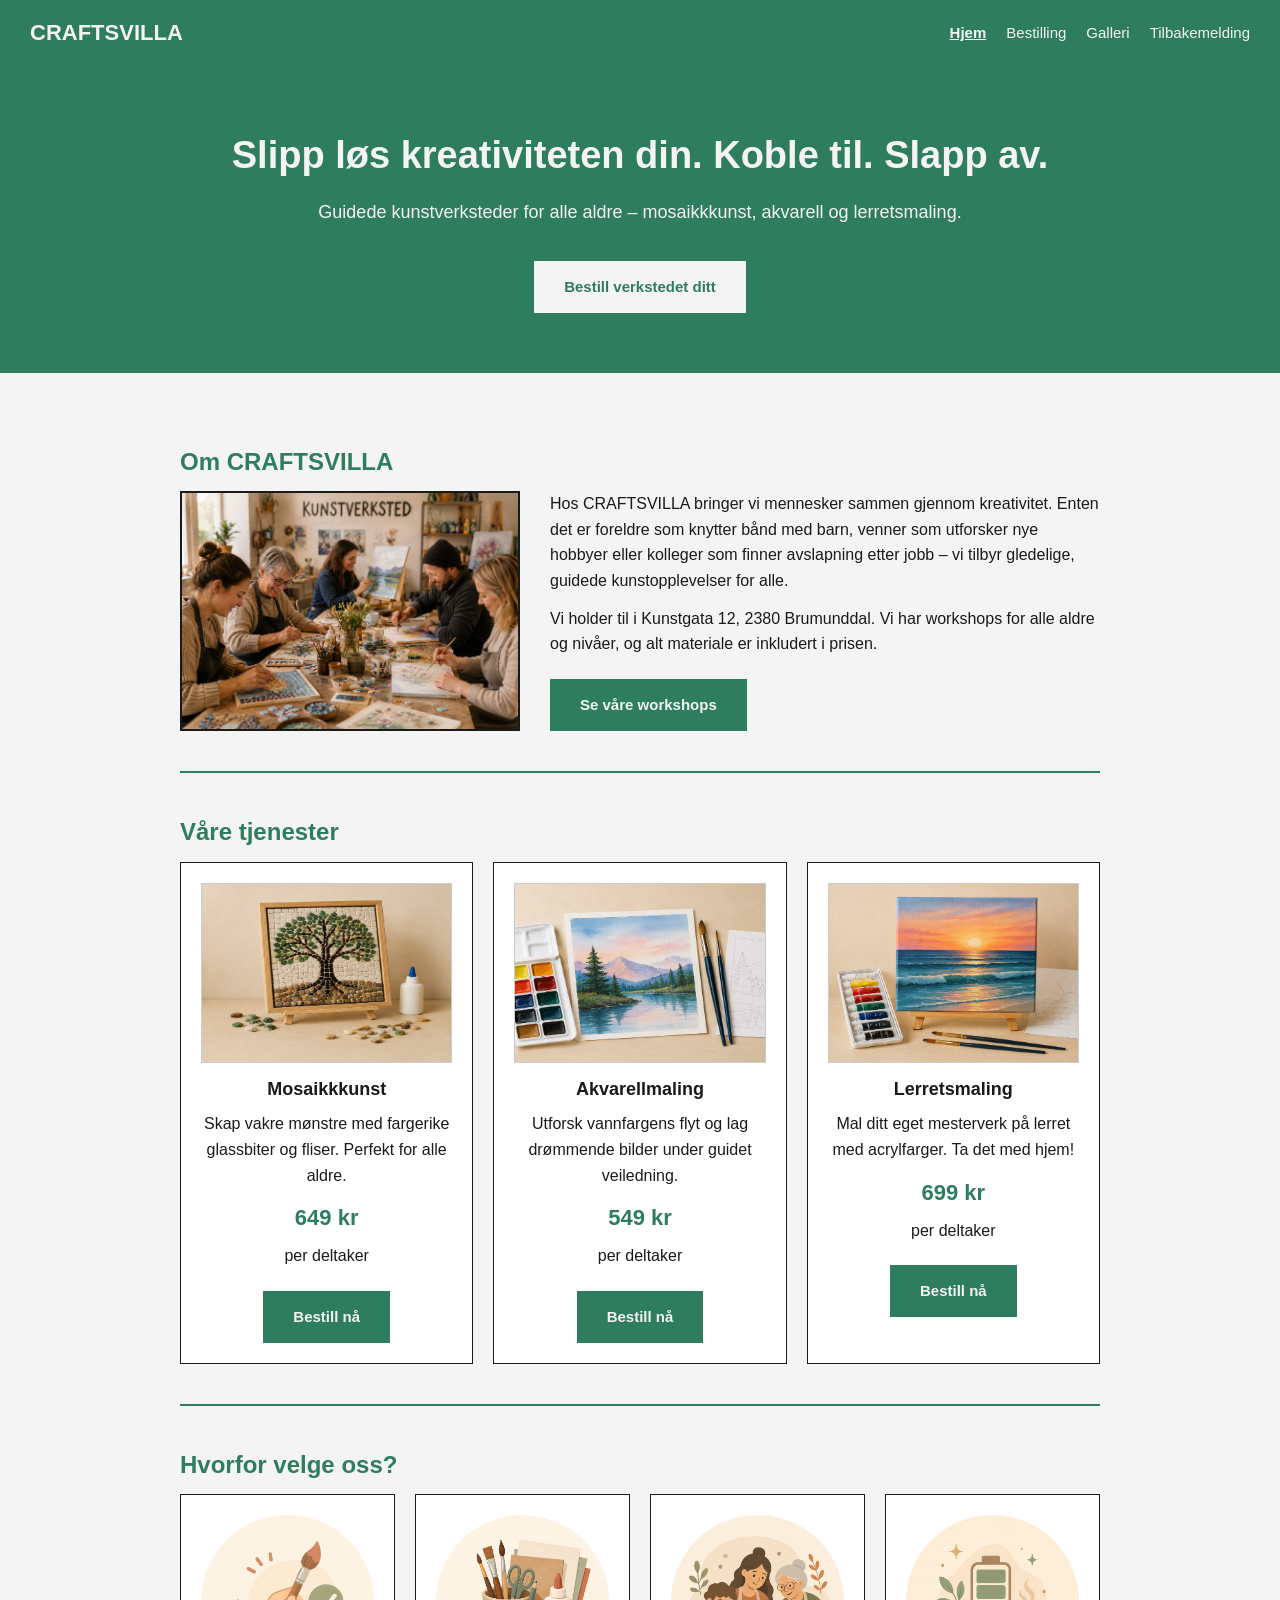
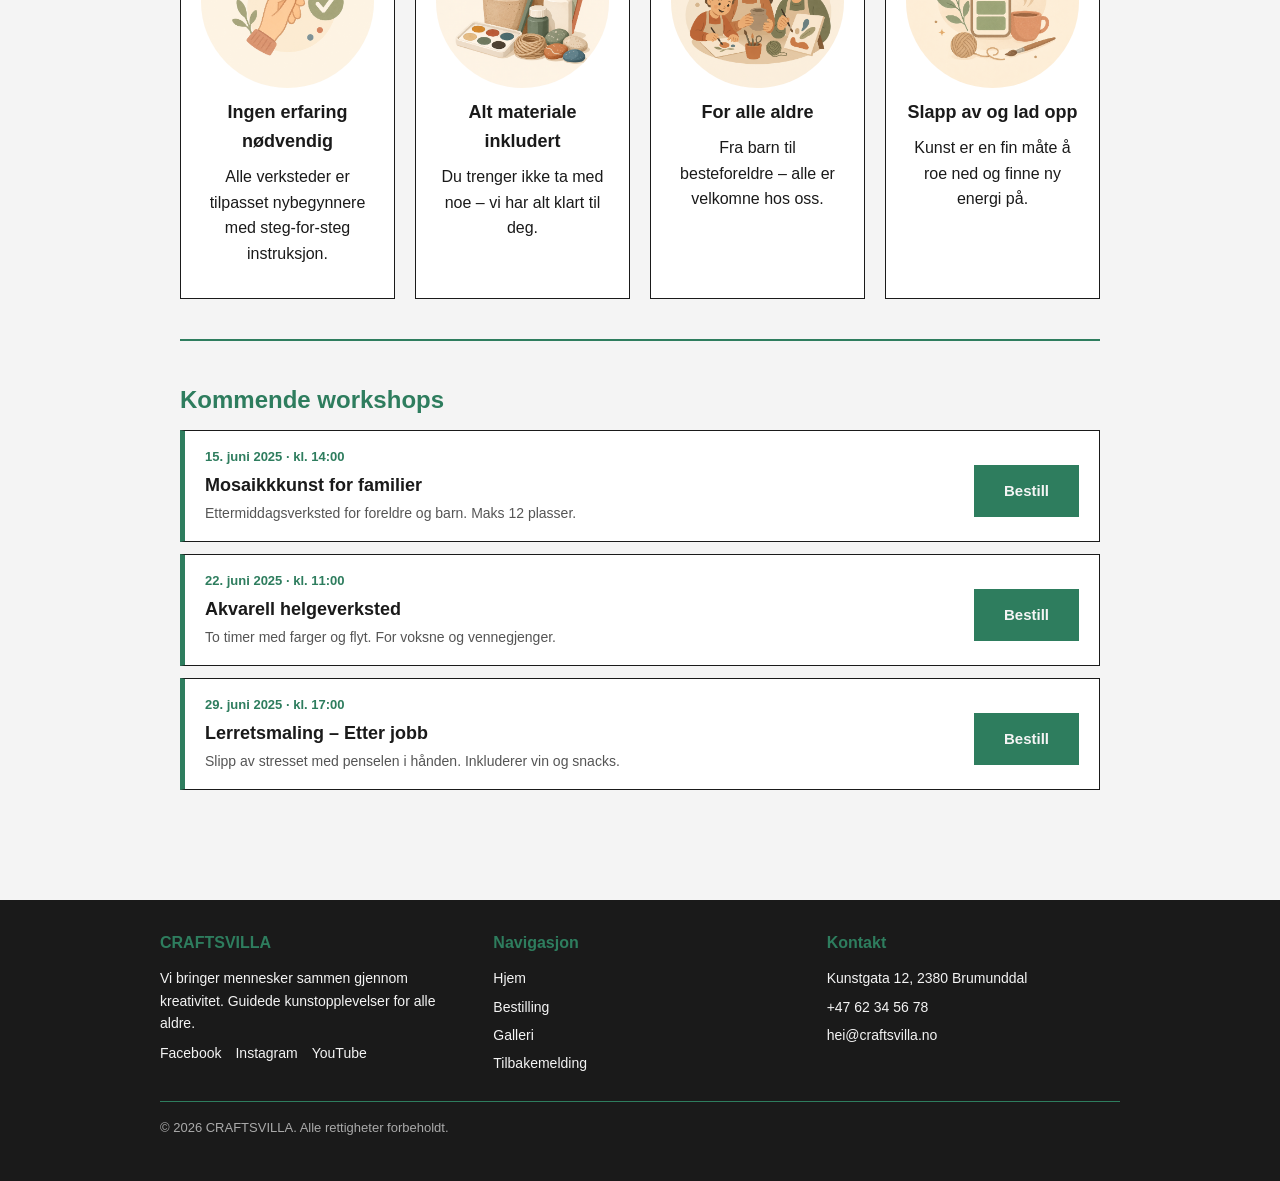
<file: index.html>
<!doctype html>
<html lang="no">
    <head>
        <meta charset="UTF-8" />
        <meta name="viewport" content="width=device-width, initial-scale=1.0" />
        <title>CRAFTSVILLA – Hjem</title>
        <link rel="stylesheet" href="style.css" />
    </head>
    <body>
        <nav>
            <a href="./index.html" class="logo">CRAFTSVILLA</a>
            <ul>
                <li><a href="./index.html" class="active">Hjem</a></li>
                <li><a href="./booking.html">Bestilling</a></li>
                <li><a href="./gallery.html">Galleri</a></li>
                <li><a href="./feedback.html">Tilbakemelding</a></li>
            </ul>
        </nav>

        <div class="hero">
            <h1>Slipp løs kreativiteten din. Koble til. Slapp av.</h1>
            <p>
                Guidede kunstverksteder for alle aldre – mosaikkkunst, akvarell
                og lerretsmaling.
            </p>
            <a href="./booking.html" class="btn">Bestill verkstedet ditt</a>
        </div>

        <div class="page">
            <h2>Om CRAFTSVILLA</h2>
            <div class="about-section">
                <img
                    src="assets/folkkos.png"
                    alt="Folk som koser seg på et kunstverksted"
                />
                <div>
                    <p>
                        Hos CRAFTSVILLA bringer vi mennesker sammen gjennom
                        kreativitet. Enten det er foreldre som knytter bånd med
                        barn, venner som utforsker nye hobbyer eller kolleger
                        som finner avslapning etter jobb – vi tilbyr gledelige,
                        guidede kunstopplevelser for alle.
                    </p>
                    <p>
                        Vi holder til i Kunstgata 12, 2380 Brumunddal. Vi har
                        workshops for alle aldre og nivåer, og alt materiale er
                        inkludert i prisen.
                    </p>
                    <a href="./booking.html" class="btn btn-green"
                        >Se våre workshops</a
                    >
                </div>
            </div>

            <hr class="divider" />

            <h2>Våre tjenester</h2>
            <div class="services-grid">
                <div class="service-card">
                    <img src="assets/mozaic.png" alt="Mosaikkkunst" />
                    <h3>Mosaikkkunst</h3>
                    <p>
                        Skap vakre mønstre med fargerike glassbiter og fliser.
                        Perfekt for alle aldre.
                    </p>
                    <div class="price">649 kr</div>
                    <p>per deltaker</p>
                    <a href="./booking.html" class="btn btn-green"
                        >Bestill nå</a
                    >
                </div>

                <div class="service-card">
                    <img src="assets/watercolor.png" alt="Akvarellmaling" />
                    <h3>Akvarellmaling</h3>
                    <p>
                        Utforsk vannfargens flyt og lag drømmende bilder under
                        guidet veiledning.
                    </p>
                    <div class="price">549 kr</div>
                    <p>per deltaker</p>
                    <a href="./booking.html" class="btn btn-green"
                        >Bestill nå</a
                    >
                </div>

                <div class="service-card">
                    <img src="assets/canvas.png" alt="Lerretsmaling" />
                    <h3>Lerretsmaling</h3>
                    <p>
                        Mal ditt eget mesterverk på lerret med acrylfarger. Ta
                        det med hjem!
                    </p>
                    <div class="price">699 kr</div>
                    <p>per deltaker</p>
                    <a href="./booking.html" class="btn btn-green"
                        >Bestill nå</a
                    >
                </div>
            </div>

            <hr class="divider" />

            <h2>Hvorfor velge oss?</h2>
            <div class="benefits-row">
                <div class="benefit-item">
                    <img src="assets/expirience.png" alt="" />
                    <h3>Ingen erfaring nødvendig</h3>
                    <p>
                        Alle verksteder er tilpasset nybegynnere med
                        steg-for-steg instruksjon.
                    </p>
                </div>

                <div class="benefit-item">
                    <img src="assets/toy.png" alt="" />

                    <h3>Alt materiale inkludert</h3>
                    <p>
                        Du trenger ikke ta med noe – vi har alt klart til deg.
                    </p>
                </div>

                <div class="benefit-item">
                    <img src="assets/alle.png" alt="" />

                    <h3>For alle aldre</h3>
                    <p>
                        Fra barn til besteforeldre – alle er velkomne hos oss.
                    </p>
                </div>

                <div class="benefit-item">
                    <img src="assets/batteri.png" alt="" />

                    <h3>Slapp av og lad opp</h3>
                    <p>Kunst er en fin måte å roe ned og finne ny energi på.</p>
                </div>
            </div>

            <hr class="divider" />

            <h2>Kommende workshops</h2>
            <div class="workshops-list">
                <div class="workshop-item">
                    <div>
                        <div class="date">15. juni 2025 · kl. 14:00</div>
                        <h3>Mosaikkkunst for familier</h3>
                        <p>
                            Ettermiddagsverksted for foreldre og barn. Maks 12
                            plasser.
                        </p>
                    </div>
                    <a href="./booking.html" class="btn btn-green">Bestill</a>
                </div>

                <div class="workshop-item">
                    <div>
                        <div class="date">22. juni 2025 · kl. 11:00</div>
                        <h3>Akvarell helgeverksted</h3>
                        <p>
                            To timer med farger og flyt. For voksne og
                            vennegjenger.
                        </p>
                    </div>
                    <a href="./feedback.html" class="btn btn-green">Bestill</a>
                </div>

                <div class="workshop-item">
                    <div>
                        <div class="date">29. juni 2025 · kl. 17:00</div>
                        <h3>Lerretsmaling – Etter jobb</h3>
                        <p>
                            Slipp av stresset med penselen i hånden. Inkluderer
                            vin og snacks.
                        </p>
                    </div>
                    <a href="booking.html" class="btn btn-green">Bestill</a>
                </div>
            </div>
        </div>

        <footer>
            <div class="footer-inner">
                <div class="footer-col">
                    <h3>CRAFTSVILLA</h3>
                    <p>
                        Vi bringer mennesker sammen gjennom kreativitet. Guidede
                        kunstopplevelser for alle aldre.
                    </p>
                    <div class="social-links">
                        <a href="#">Facebook</a>
                        <a href="#">Instagram</a>
                        <a href="#">YouTube</a>
                    </div>
                </div>
                <div class="footer-col">
                    <h3>Navigasjon</h3>
                    <a href="./index.html">Hjem</a>
                    <a href="./booking.html">Bestilling</a>
                    <a href="./gallery.html">Galleri</a>
                    <a href="./feedback.html">Tilbakemelding</a>
                </div>
                <div class="footer-col">
                    <h3>Kontakt</h3>
                    <p>Kunstgata 12, 2380 Brumunddal</p>
                    <p>+47 62 34 56 78</p>
                    <p>hei@craftsvilla.no</p>
                </div>
            </div>
            <div class="footer-bottom">
                <p>© 2026 CRAFTSVILLA. Alle rettigheter forbeholdt.</p>
            </div>
        </footer>
    </body>
</html>
</file>
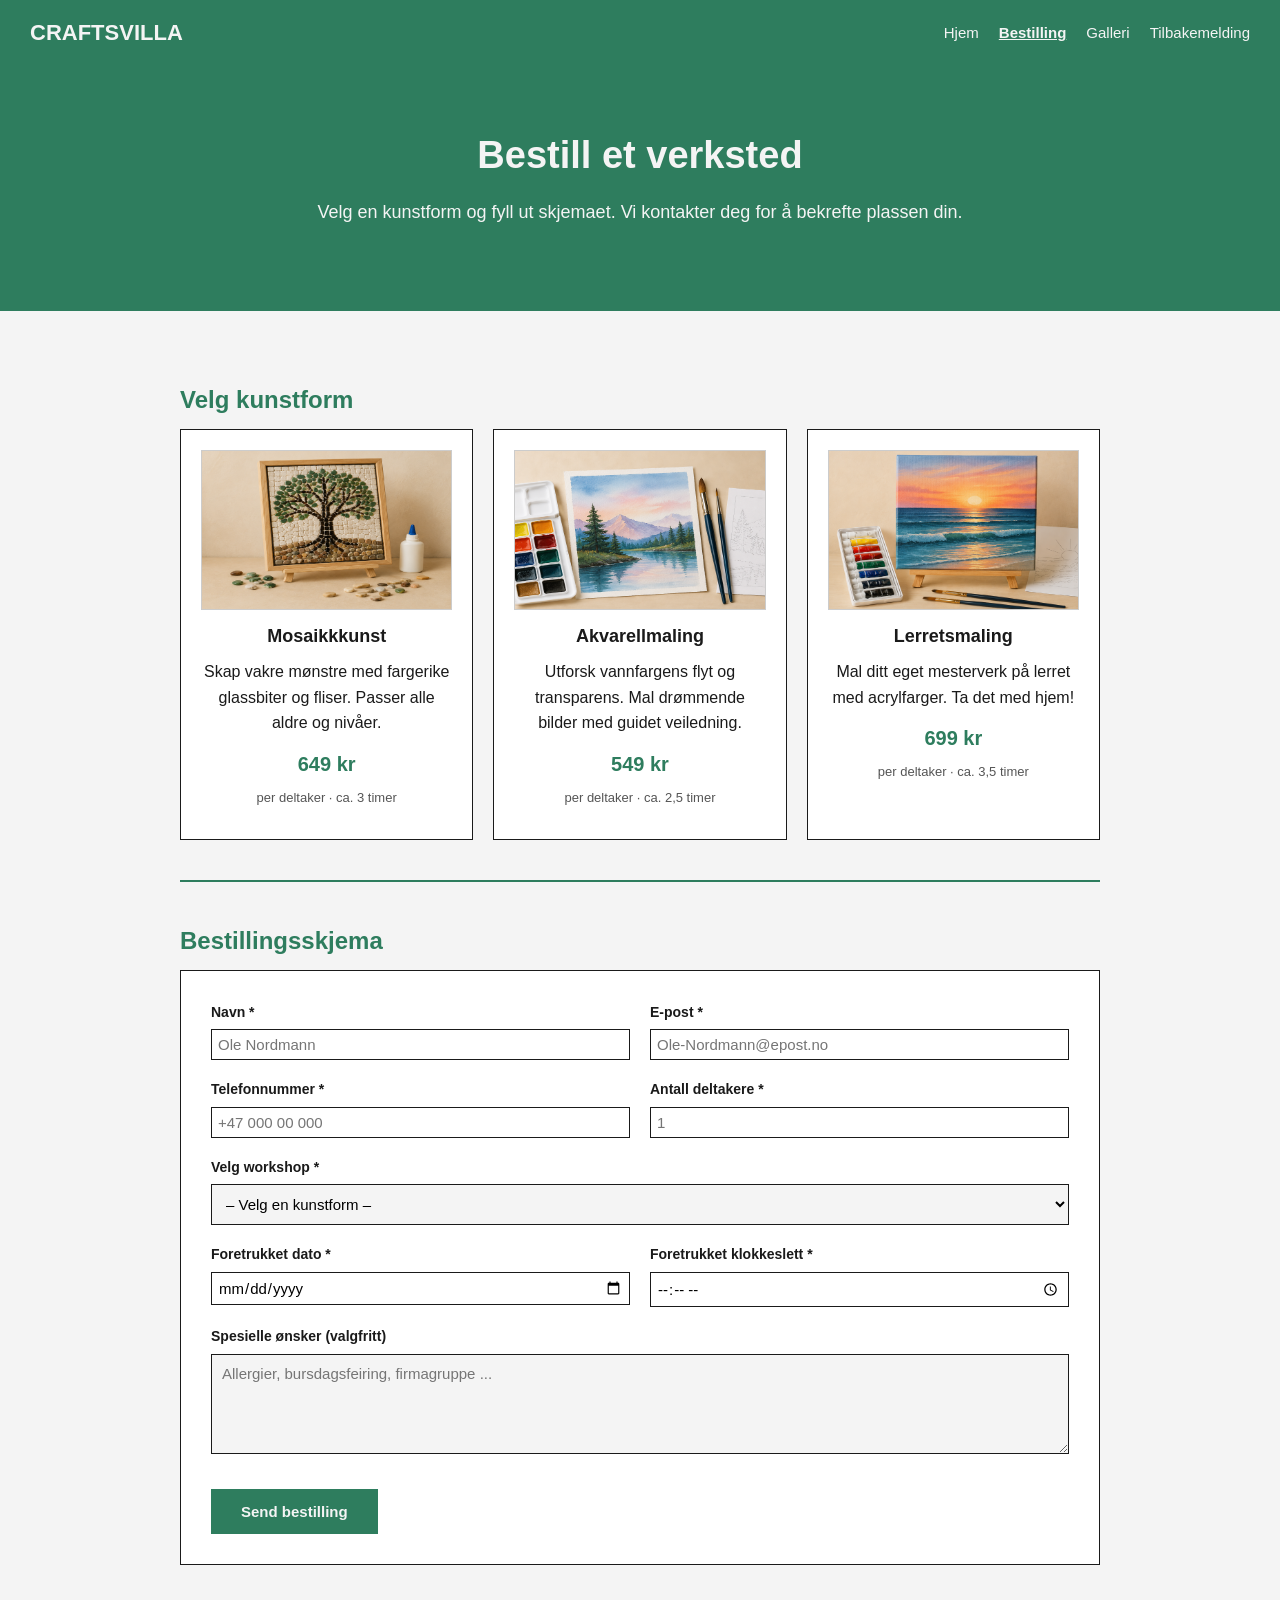
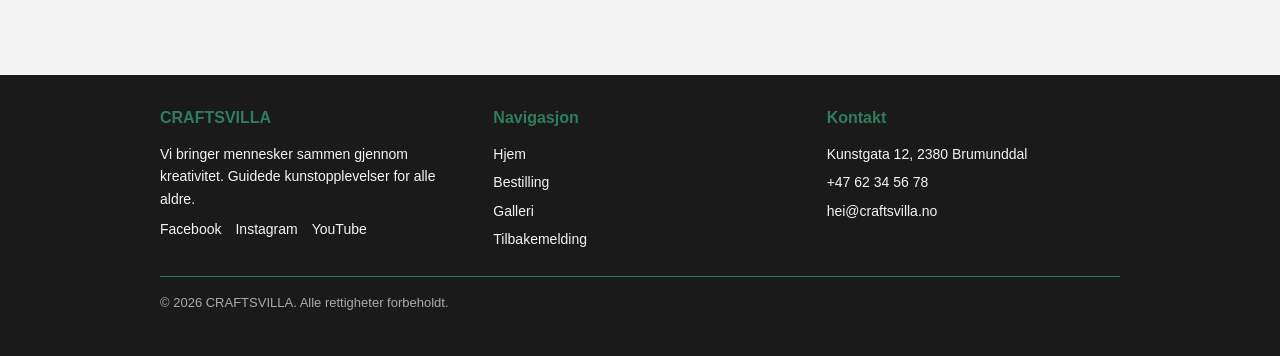
<file: booking.html>
<!doctype html>
<html lang="no">
    <head>
        <meta charset="UTF-8" />
        <meta name="viewport" content="width=device-width, initial-scale=1.0" />
        <title>CRAFTSVILLA – Bestilling</title>
        <link rel="stylesheet" href="style.css" />
    </head>
    <body>
        <nav>
            <a href="./index.html" class="logo">CRAFTSVILLA</a>
            <ul>
                <li><a href="./index.html">Hjem</a></li>
                <li><a href="./booking.html" class="active">Bestilling</a></li>
                <li><a href="./gallery.html">Galleri</a></li>
                <li><a href="./feedback.html">Tilbakemelding</a></li>
            </ul>
        </nav>

        <div class="hero">
            <h1>Bestill et verksted</h1>
            <p>
                Velg en kunstform og fyll ut skjemaet. Vi kontakter deg for å
                bekrefte plassen din.
            </p>
        </div>

        <div class="page">
            <h2>Velg kunstform</h2>
            <div class="workshop-options">
                <div class="option-card">
                    <img src="assets/mozaic.png" alt="Mosaikkkunst" />
                    <h3>Mosaikkkunst</h3>
                    <p>
                        Skap vakre mønstre med fargerike glassbiter og fliser.
                        Passer alle aldre og nivåer.
                    </p>
                    <div class="price">649 kr</div>
                    <p>per deltaker · ca. 3 timer</p>
                </div>

                <div class="option-card">
                    <img src="assets/watercolor.png" alt="Akvarellmaling" />
                    <h3>Akvarellmaling</h3>
                    <p>
                        Utforsk vannfargens flyt og transparens. Mal drømmende
                        bilder med guidet veiledning.
                    </p>
                    <div class="price">549 kr</div>
                    <p>per deltaker · ca. 2,5 timer</p>
                </div>

                <div class="option-card">
                    <img src="assets/canvas.png" alt="Lerretsmaling" />
                    <h3>Lerretsmaling</h3>
                    <p>
                        Mal ditt eget mesterverk på lerret med acrylfarger. Ta
                        det med hjem!
                    </p>
                    <div class="price">699 kr</div>
                    <p>per deltaker · ca. 3,5 timer</p>
                </div>
            </div>

            <hr class="divider" />

            <h2>Bestillingsskjema</h2>
            <form action="">
            <div class="form-section">
                <div class="form-row">
                    <div class="form-group">
                        <label for="name">Navn *</label>
                        <input
                            type="text"
                            id="name"
                            placeholder="Ole Nordmann"
                            required
                        />
                    </div>
                    <div class="form-group">
                        <label for="email">E-post *</label>
                        <input
                            type="email"
                            id="email"
                            placeholder="Ole-Nordmann@epost.no"
                            required
                        />
                    </div>
                </div>

                <div class="form-row">
                    <div class="form-group">
                        <label for="phone">Telefonnummer *</label>
                        <input
                            type="tel"
                            id="phone"
                            placeholder="+47 000 00 000"
                            required
                        />
                    </div>
                    <div class="form-group">
                        <label for="participants">Antall deltakere *</label>
                        <input
                            type="number"
                            id="participants"
                            placeholder="1"
                            min="1"
                            max="20"
                            required
                        />
                    </div>
                </div>

                <div class="form-group">
                    <label for="workshop">Velg workshop *</label>
                    <select id="workshop" required>
                        <option value="">– Velg en kunstform –</option>
                        <option value="Mosaikkkunst">
                            Mosaikkkunst – 649 kr
                        </option>
                        <option value="Akvarellmaling">
                            Akvarellmaling – 549 kr
                        </option>
                        <option value="Lerretsmaling">
                            Lerretsmaling – 699 kr
                        </option>
                    </select>
                </div>

                <div class="form-row">
                    <div class="form-group">
                        <label for="date">Foretrukket dato *</label>
                        <input type="date" id="date" required />
                    </div>
                    <div class="form-group">
                        <label for="time">Foretrukket klokkeslett *</label>
                        <input type="time" id="time" required />
                    </div>
                </div>

                <div class="form-group">
                    <label for="notes">Spesielle ønsker (valgfritt)</label>
                    <textarea
                        id="notes"
                        placeholder="Allergier, bursdagsfeiring, firmagruppe ..."
                        maxlength="500"
                    ></textarea>
                </div>

                <button type="submit" class="btn btn-green" value="Submit">
                    Send bestilling
                </button>

                <div class="confirmation-msg" id="booking-confirm">
                    Takk for at du bestilte hos CRAFTSVILLA! Vi kontakter deg
                    snart for å bekrefte plassen din.
                </div>
            </div>
        </div>
</form>
        <footer>
            <div class="footer-inner">
                <div class="footer-col">
                    <h3>CRAFTSVILLA</h3>
                    <p>
                        Vi bringer mennesker sammen gjennom kreativitet. Guidede
                        kunstopplevelser for alle aldre.
                    </p>
                    <div class="social-links">
                        <a href="#">Facebook</a>
                        <a href="#">Instagram</a>
                        <a href="#">YouTube</a>
                    </div>
                </div>
                <div class="footer-col">
                    <h3>Navigasjon</h3>
                    <a href="./index.html">Hjem</a>
                    <a href="./booking.html">Bestilling</a>
                    <a href="./gallery.html">Galleri</a>
                    <a href="./feedback.html">Tilbakemelding</a>
                </div>
                <div class="footer-col">
                    <h3>Kontakt</h3>
                    <p>Kunstgata 12, 2380 Brumunddal</p>
                    <p>+47 62 34 56 78</p>
                    <p>hei@craftsvilla.no</p>
                </div>
            </div>
            <div class="footer-bottom">
                <p>© 2026 CRAFTSVILLA. Alle rettigheter forbeholdt.</p>
            </div>
        </footer>
    </body>
</html>
</file>
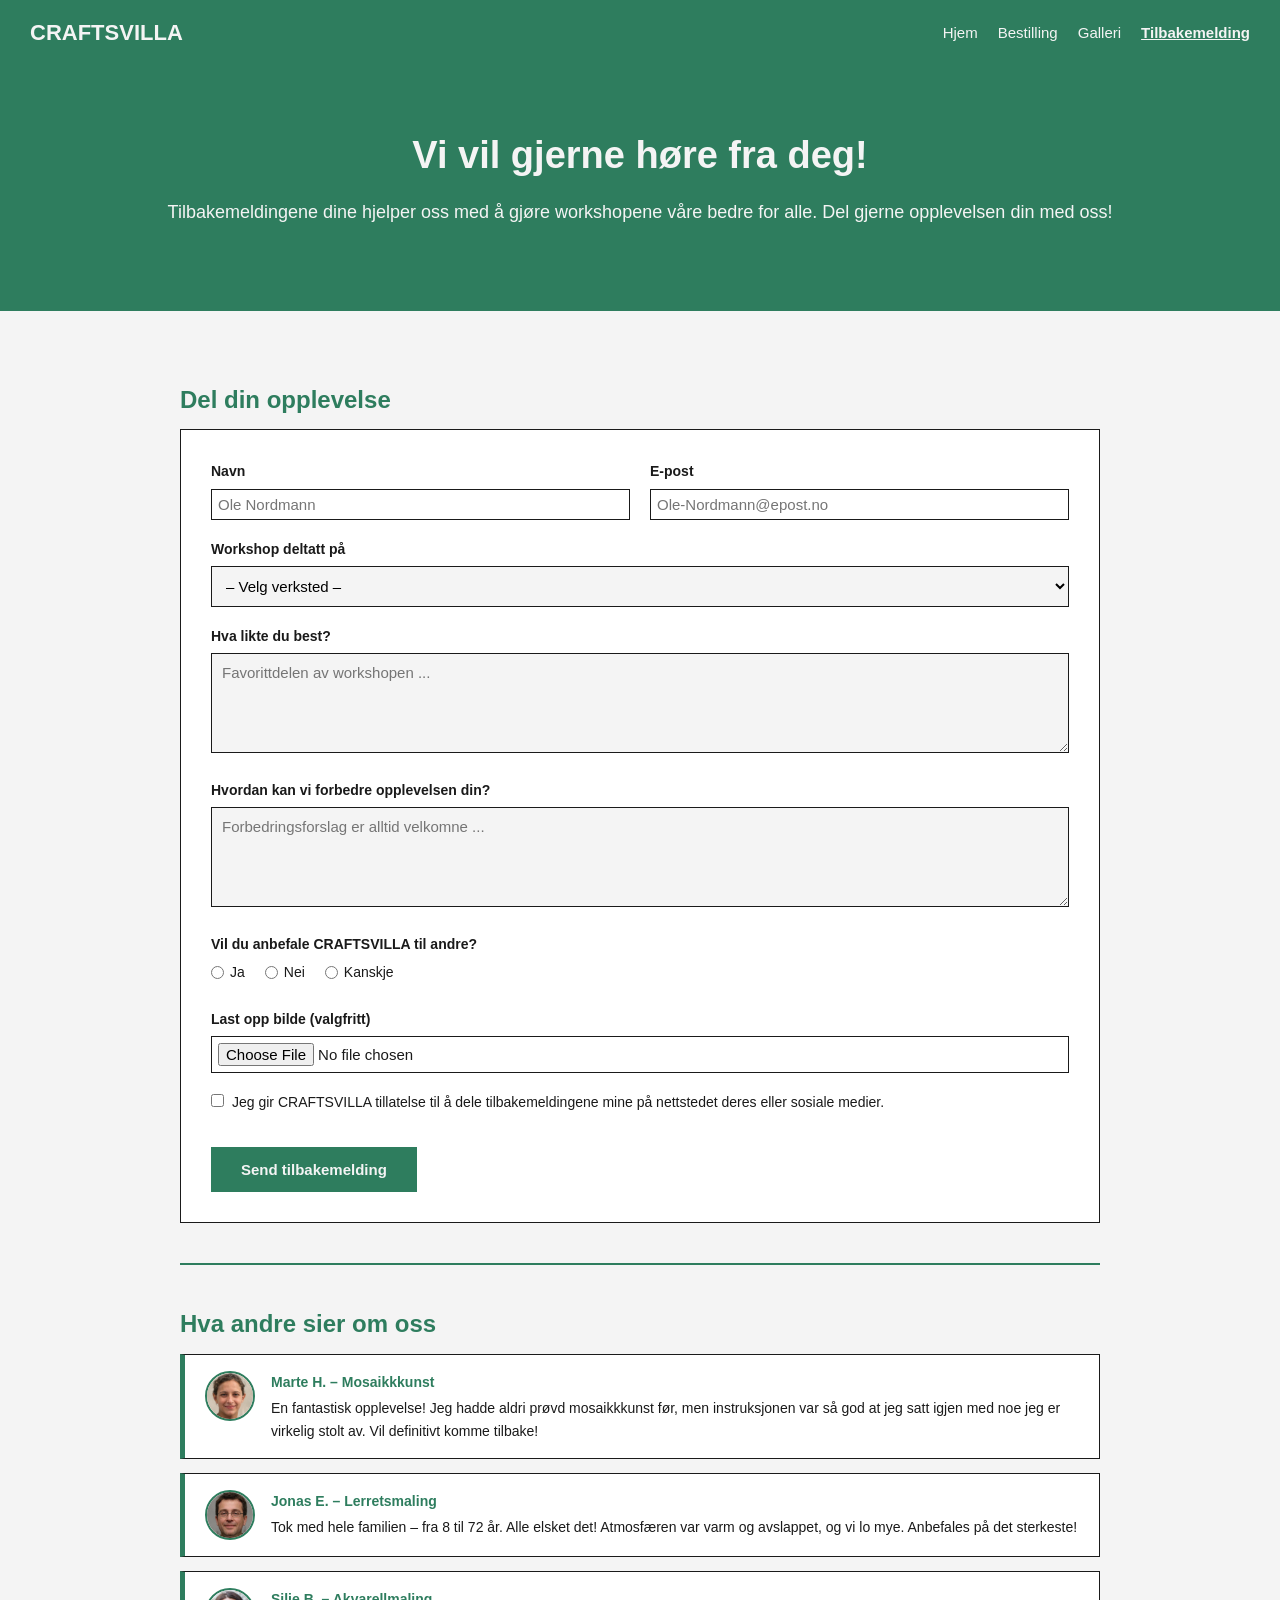
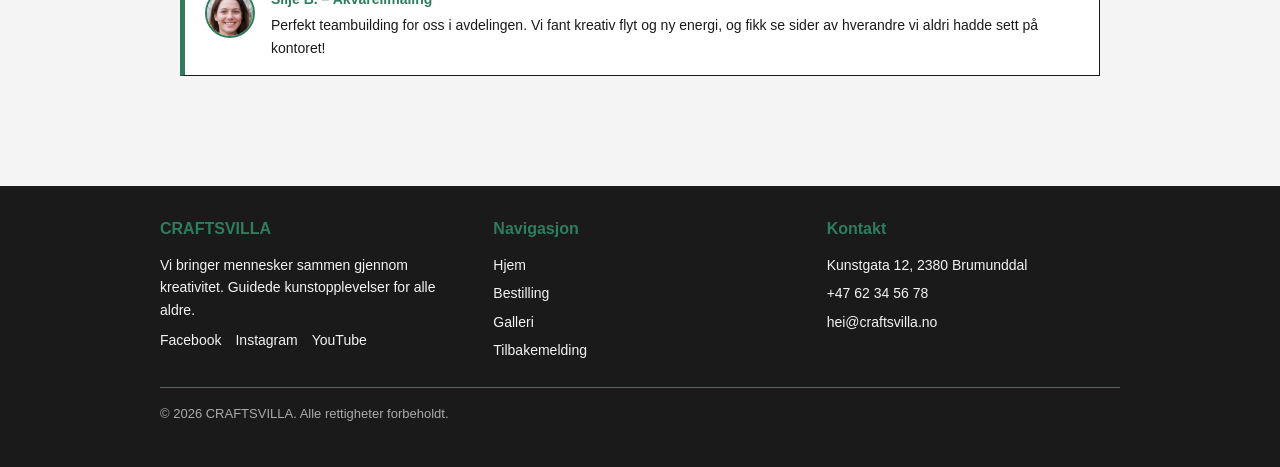
<file: feedback.html>
<!doctype html>
<html lang="no">
    <head>
        <meta charset="UTF-8" />
        <meta name="viewport" content="width=device-width, initial-scale=1.0" />

        <title>CRAFTSVILLA – Tilbakemelding</title>
        <link rel="stylesheet" href="style.css" />
    </head>
    <body>
        <nav>
            <a href="./index.html" class="logo">CRAFTSVILLA</a>
            <ul>
                <li><a href="./index.html">Hjem</a></li>
                <li><a href="./booking.html">Bestilling</a></li>
                <li><a href="./gallery.html">Galleri</a></li>
                <li>
                    <a href="./feedback.html" class="active">Tilbakemelding</a>
                </li>
            </ul>
        </nav>

        <div class="hero">
            <h1>Vi vil gjerne høre fra deg!</h1>
            <p>
                Tilbakemeldingene dine hjelper oss med å gjøre workshopene våre
                bedre for alle. Del gjerne opplevelsen din med oss!
            </p>
        </div>

        <div class="page">
            <h2>Del din opplevelse</h2>
            <form>
                <div class="form-section" id="feedback-form">
                    <div class="form-row">
                        <div class="form-group">
                            <label for="fb-name">Navn</label>
                            <input
                                type="text"
                                id="fb-name"
                                placeholder="Ole Nordmann"
                                required
                            />
                        </div>
                        <div class="form-group">
                            <label for="fb-email">E-post</label>
                            <input
                                type="email"
                                id="fb-email"
                                placeholder="Ole-Nordmann@epost.no"
                                required
                            />
                        </div>
                    </div>

                    <div class="form-group">
                        <label for="fb-workshop">Workshop deltatt på</label>
                        <select id="fb-workshop" required>
                            <option value="">– Velg verksted –</option>
                            <option>Mosaikkkunst</option>
                            <option>Akvarellmaling</option>
                            <option>Lerretsmaling</option>
                            <option>Annet / Flere</option>
                        </select>
                    </div>

                    <div class="form-group">
                        <label for="fb-best">Hva likte du best?</label>
                        <textarea
                            id="fb-best"
                            placeholder="Favorittdelen av workshopen ..."
                        ></textarea>
                    </div>

                    <div class="form-group">
                        <label for="fb-improve"
                            >Hvordan kan vi forbedre opplevelsen din?</label
                        >
                        <textarea
                            id="fb-improve"
                            placeholder="Forbedringsforslag er alltid velkomne ..."
                        ></textarea>
                    </div>

                    <div class="form-group">
                        <label>Vil du anbefale CRAFTSVILLA til andre?</label>
                        <div class="radio-group">
                            <label
                                ><input
                                    type="radio"
                                    name="recommend"
                                    value="Ja"
                                    required
                                />
                                Ja</label
                            >
                            <label
                                ><input
                                    type="radio"
                                    name="recommend"
                                    value="Nei"
                                />
                                Nei</label
                            >
                            <label
                                ><input
                                    type="radio"
                                    name="recommend"
                                    value="Kanskje"
                                />
                                Kanskje</label
                            >
                        </div>
                    </div>

                    <div class="form-group">
                        <label>Last opp bilde (valgfritt)</label>
                        <input type="file" id="fb-photo" accept="image/*" />
                    </div>

                    <div class="form-group">
                        <div class="checkbox-group">
                            <input
                                type="checkbox"
                                id="fb-permission"
                                required
                            />
                            <label for="fb-permission"
                                >Jeg gir CRAFTSVILLA tillatelse til å dele
                                tilbakemeldingene mine på nettstedet deres eller
                                sosiale medier.</label
                            >
                        </div>
                    </div>

                    <button class="btn btn-green" type="submit">
                        Send tilbakemelding
                    </button>

                    <div class="confirmation-msg" id="fb-confirm">
                        Tusen takk for tilbakemeldingen din! Vi setter stor pris
                        på at du delte opplevelsen din med oss.
                    </div>
                </div>
            </form>

            <hr class="divider" />

            <h2>Hva andre sier om oss</h2>
            <div class="testimonials">
                <div class="testimonial">
                    <img src="assets/marte.jpg" alt="Marte H." />
                    <div>
                        <p class="author">Marte H. – Mosaikkkunst</p>
                        <p class="text">
                            En fantastisk opplevelse! Jeg hadde aldri prøvd
                            mosaikkkunst før, men instruksjonen var så god at
                            jeg satt igjen med noe jeg er virkelig stolt av. Vil
                            definitivt komme tilbake!
                        </p>
                    </div>
                </div>

                <div class="testimonial">
                    <img src="assets/jonas.jpg" alt="Jonas E." />
                    <div>
                        <p class="author">Jonas E. – Lerretsmaling</p>
                        <p class="text">
                            Tok med hele familien – fra 8 til 72 år. Alle elsket
                            det! Atmosfæren var varm og avslappet, og vi lo mye.
                            Anbefales på det sterkeste!
                        </p>
                    </div>
                </div>

                <div class="testimonial">
                    <img src="assets/siljie.jpg" alt="Silje B." />
                    <div>
                        <p class="author">Silje B. – Akvarellmaling</p>
                        <p class="text">
                            Perfekt teambuilding for oss i avdelingen. Vi fant
                            kreativ flyt og ny energi, og fikk se sider av
                            hverandre vi aldri hadde sett på kontoret!
                        </p>
                    </div>
                </div>
            </div>
        </div>

        <footer>
            <div class="footer-inner">
                <div class="footer-col">
                    <h3>CRAFTSVILLA</h3>
                    <p>
                        Vi bringer mennesker sammen gjennom kreativitet. Guidede
                        kunstopplevelser for alle aldre.
                    </p>
                    <div class="social-links">
                        <a href="#">Facebook</a>
                        <a href="#">Instagram</a>
                        <a href="#">YouTube</a>
                    </div>
                </div>
                <div class="footer-col">
                    <h3>Navigasjon</h3>
                    <a href="./index.html">Hjem</a>
                    <a href="./booking.html">Bestilling</a>
                    <a href="./gallery.html">Galleri</a>
                    <a href="./feedback.html">Tilbakemelding</a>
                </div>
                <div class="footer-col">
                    <h3>Kontakt</h3>
                    <p>Kunstgata 12, 2380 Brumunddal</p>
                    <p>+47 62 34 56 78</p>
                    <p>hei@craftsvilla.no</p>
                </div>
            </div>
            <div class="footer-bottom">
                <p>© 2026 CRAFTSVILLA. Alle rettigheter forbeholdt.</p>
            </div>
        </footer>
    </body>
</html>
</file>
<file: style.css>
:root {
    /* Colors */
    --color-green: #2e7d5e;
    --color-light: #f4f4f4;
    --color-dark: #1a1a1a;
    --color-white: #ffffff;
    --color-border-light: #ccc;
    --color-muted: #555;
    --color-muted-dark: #aaa;

    /* Typography */
    --font-family: Arial, sans-serif;
    --font-size-sm: 13px;
    --font-size-md: 14px;
    --font-size-lg: 15px;
    --font-size-base: 16px;
    --font-size-xl: 18px;
    --font-size-h1: 32px;
    --font-size-h1-hero: 38px;
    --font-size-h2: 24px;
    --font-size-h3: 18px;
    --font-size-price-lg: 22px;
    --font-size-price-md: 20px;
    --line-height: 1.6;

    /* Spacing */
    --spacing-xs: 4px;
    --spacing-sm: 8px;
    --spacing-md: 12px;
    --spacing-lg: 20px;
    --spacing-xl: 30px;
    --spacing-2xl: 40px;

    /* Layout */
    --max-width: 960px;
    --gap-cards: 20px;

    /* Borders */
    --border-thin: 1px solid var(--color-dark);
    --border-accent: 5px solid var(--color-green);
    --border-img: 1px solid var(--color-border-light);
}

* {
    margin: 0;
    padding: 0;
    box-sizing: border-box;
}

body {
    font-family: var(--font-family);
    background-color: var(--color-light);
    color: var(--color-dark);
    font-size: var(--font-size-base);
    line-height: var(--line-height);
}

nav {
    background-color: var(--color-green);
    padding: 15px var(--spacing-xl);
    display: flex;
    align-items: center;
    justify-content: space-between;
}

nav .logo {
    color: var(--color-light);
    font-size: 22px;
    font-weight: bold;
    text-decoration: none;
}

nav ul {
    list-style: none;
    display: flex;
    gap: var(--spacing-lg);
}

nav ul a {
    color: var(--color-light);
    text-decoration: none;
    font-size: var(--font-size-lg);
}

nav ul a:hover {
    text-decoration: underline;
}

nav ul a.active {
    font-weight: bold;
    text-decoration: underline;
}

.page {
    max-width: var(--max-width);
    margin: 0 auto;
    padding: var(--spacing-xl) var(--spacing-lg);
}

h1 {
    font-size: var(--font-size-h1);
    margin-bottom: 10px;
    color: var(--color-dark);
}

h2 {
    font-size: var(--font-size-h2);
    margin-bottom: 10px;
    color: var(--color-green);
}

h3 {
    font-size: var(--font-size-h3);
    margin-bottom: var(--spacing-sm);
    color: var(--color-dark);
}

p {
    margin-bottom: var(--spacing-md);
}

.hero {
    background-color: var(--color-green);
    color: var(--color-light);
    padding: 60px var(--spacing-xl);
    text-align: center;
    margin-bottom: var(--spacing-2xl);
}

.hero h1 {
    font-size: var(--font-size-h1-hero);
    color: var(--color-light);
    margin-bottom: var(--spacing-md);
}

.hero p {
    font-size: var(--font-size-xl);
    margin-bottom: 24px;
    color: var(--color-light);
}

.btn {
    display: inline-block;
    background-color: var(--color-light);
    color: var(--color-green);
    padding: var(--spacing-md) 28px;
    border: 2px solid var(--color-light);
    text-decoration: none;
    font-weight: bold;
    font-size: var(--font-size-lg);
    cursor: pointer;
}

.btn:hover {
    background-color: var(--color-dark);
    color: var(--color-light);
    border-color: var(--color-dark);
}

.btn-green {
    background-color: var(--color-green);
    color: var(--color-light);
    border-color: var(--color-green);
}

.btn,
.btn-green {
    margin-top: 10px;
}

.btn-green:hover {
    background-color: var(--color-dark);
    border-color: var(--color-dark);
}

.divider {
    border: none;
    border-top: 2px solid var(--color-green);
    margin: var(--spacing-2xl) 0;
}

.about-section {
    display: flex;
    gap: var(--spacing-xl);
    align-items: flex-start;
    margin-bottom: var(--spacing-2xl);
}

.about-section img {
    width: 340px;
    height: 240px;
    object-fit: cover;
    flex-shrink: 0;
    border: 2px solid var(--color-dark);
}

.services-grid {
    display: flex;
    gap: var(--gap-cards);
    margin-bottom: var(--spacing-2xl);
}

.service-card {
    flex: 1;
    background-color: var(--color-white);
    border: var(--border-thin);
    padding: var(--spacing-lg);
    text-align: center;
}

.service-card img {
    width: 100%;
    height: 180px;
    object-fit: cover;
    border: var(--border-img);
    margin-bottom: var(--spacing-md);
    display: block;
}

.workshop-item h3 {
    margin-bottom: 2px;
}

.workshop-item p {
    margin: 0;
    font-size: var(--font-size-md);
    color: var(--color-muted);
}

.price p {
    font-size: var(--font-size-sm);
    color: var(--color-muted);
}

.service-card .price {
    font-size: var(--font-size-price-lg);
    font-weight: bold;
    color: var(--color-green);
    margin: var(--spacing-sm) 0;
}

.benefits-row {
    display: flex;
    gap: var(--gap-cards);
    margin-bottom: var(--spacing-2xl);
}

.benefit-item {
    flex: 1;
    background-color: var(--color-white);
    border: var(--border-thin);
    padding: var(--spacing-lg);
    text-align: center;
}

.benefit-item img {
    width: 100%;
    display: block;
    margin-bottom: 10px;
    align-self: center;
    border-radius: 90px;
}

.workshops-list {
    margin-bottom: var(--spacing-2xl);
}

.workshop-item {
    background-color: var(--color-white);
    border: var(--border-thin);
    border-left: var(--border-accent);
    padding: 16px var(--spacing-lg);
    margin-bottom: var(--spacing-md);
    display: flex;
    justify-content: space-between;
    align-items: center;
}

.workshop-item .date {
    font-size: var(--font-size-sm);
    color: var(--color-green);
    font-weight: bold;
    margin-bottom: var(--spacing-xs);
}

.workshop-options {
    display: flex;
    gap: var(--gap-cards);
    margin-bottom: var(--spacing-2xl);
}

.option-card {
    flex: 1;
    background-color: var(--color-white);
    border: var(--border-thin);
    padding: var(--spacing-lg);
    text-align: center;
}

.option-card img {
    width: 100%;
    height: 160px;
    object-fit: cover;
    border: var(--border-img);
    margin-bottom: var(--spacing-md);
    display: block;
}

.option-card .price {
    font-size: var(--font-size-price-md);
    font-weight: bold;
    color: var(--color-green);
    margin: var(--spacing-sm) 0;
}

.option-card .price + p {
    font-size: var(--font-size-sm);
    color: var(--color-muted);
    margin-bottom: 10px;
}

.form-section {
    background-color: var(--color-white);
    border: var(--border-thin);
    padding: var(--spacing-xl);
    margin-bottom: var(--spacing-2xl);
}

.form-group {
    margin-bottom: 18px;
}

.form-group label {
    display: block;
    font-weight: bold;
    margin-bottom: 6px;
    font-size: var(--font-size-md);
}

.form-group input,
.form-group select,
.form-group textarea {
    width: 100%;
    padding: 10px;
    border: var(--border-thin);
    background-color: var(--color-light);
    font-size: var(--font-size-lg);
    font-family: var(--font-family);
}

.form-group input {
    padding: 6px;
    background: var(--color-white);
}

.form-group textarea {
    height: 100px;
    resize: vertical;
    max-height: 200px;
    min-height: 100px;
}

.form-row {
    display: flex;
    gap: var(--spacing-lg);
}

.form-row .form-group {
    flex: 1;
}

.radio-group {
    display: flex;
    gap: var(--spacing-lg);
}

.radio-group label {
    font-weight: normal;
    display: flex;
    align-items: center;
    gap: 6px;
    cursor: pointer;
}

.checkbox-group {
    display: flex;
    align-items: flex-start;
    gap: var(--spacing-sm);
}

.checkbox-group input {
    width: auto;
    margin-top: 3px;
}

.checkbox-group label {
    font-weight: normal;
    font-size: var(--font-size-md);
}

.confirmation-msg {
    background-color: var(--color-green);
    color: var(--color-light);
    padding: var(--spacing-lg) 24px;
    margin-top: var(--spacing-lg);
    font-size: var(--font-size-base);
    display: none;
}

.gallery-filters {
    display: flex;
    gap: 10px;
    margin-bottom: 24px;
    flex-wrap: wrap;
}

.filter-btn {
    padding: var(--spacing-sm) 18px;
    border: var(--border-thin);
    background-color: var(--color-light);
    cursor: pointer;
    font-family: var(--font-family);
    font-size: var(--font-size-md);
}

.filter-btn:hover,
.filter-btn.active {
    background-color: var(--color-green);
    color: var(--color-light);
    border-color: var(--color-green);
}

.gallery-grid {
    display: flex;
    flex-wrap: wrap;
    gap: 16px;
    margin-bottom: var(--spacing-2xl);
}

.gallery-item {
    width: calc(33.33% - 12px);
    cursor: pointer;
    position: relative;
    overflow: hidden;
}

.gallery-item img {
    width: 100%;
    height: 220px;
    object-fit: cover;
    display: block;
    border: var(--border-img);
}

.gallery-item:hover img {
    opacity: 0.85;
}

.gallery-item .caption {
    font-size: var(--font-size-sm);
    padding: 6px var(--spacing-xs);
    color: var(--color-dark);
}

.lightbox {
    display: none;
    position: fixed;
    inset: 0;
    background-color: rgba(0, 0, 0, 0.85);
    z-index: 999;
    align-items: center;
    justify-content: center;
}

.lightbox.open {
    display: flex;
}

.lightbox-inner {
    background-color: var(--color-white);
    max-width: 700px;
    width: 90%;
    padding: var(--spacing-lg);
    position: relative;
}

.lightbox-inner img {
    width: 100%;
    height: 400px;
    object-fit: cover;
    display: block;
    border: var(--border-img);
    margin-bottom: var(--spacing-md);
}

.lightbox-inner p {
    font-size: var(--font-size-md);
    color: var(--color-dark);
    margin-bottom: 0;
}

.lightbox-close {
    position: absolute;
    top: 10px;
    right: 14px;
    font-size: 22px;
    cursor: pointer;
    background: none;
    border: none;
    font-weight: bold;
    color: var(--color-dark);
}

.lightbox-nav {
    display: flex;
    justify-content: space-between;
    margin-top: var(--spacing-md);
}

.testimonials {
    margin-bottom: var(--spacing-2xl);
}

.testimonial {
    background-color: var(--color-white);
    border: var(--border-thin);
    border-left: var(--border-accent);
    padding: 16px var(--spacing-lg);
    margin-bottom: 14px;
    display: flex;
    gap: 16px;
    align-items: start;
}

.testimonial img {
    width: 50px;
    height: 50px;
    object-fit: cover;
    border-radius: 50%;
    border: 2px solid var(--color-green);
}

.testimonial .author {
    font-weight: bold;
    font-size: var(--font-size-md);
    color: var(--color-green);
    margin-bottom: var(--spacing-xs);
}

.testimonial .text {
    font-size: var(--font-size-md);
    margin-bottom: 0;
}

footer {
    background-color: var(--color-dark);
    color: var(--color-light);
    padding: var(--spacing-xl);
    margin-top: var(--spacing-2xl);
}

.footer-inner {
    max-width: var(--max-width);
    margin: 0 auto;
    display: flex;
    gap: var(--spacing-2xl);
}

.footer-col {
    flex: 1;
}

.footer-col h3 {
    color: var(--color-green);
    margin-bottom: var(--spacing-md);
    font-size: var(--font-size-base);
}

.footer-col p,
.footer-col a {
    font-size: var(--font-size-md);
    color: var(--color-light);
    text-decoration: none;
    display: block;
    margin-bottom: 6px;
}

.footer-col a:hover {
    color: var(--color-green);
}

.footer-bottom {
    max-width: var(--max-width);
    margin: var(--spacing-lg) auto 0;
    border-top: 1px solid var(--color-green);
    padding-top: 16px;
    font-size: var(--font-size-sm);
    color: var(--color-muted-dark);
    display: flex;
    justify-content: space-between;
}

.social-links {
    display: flex;
    gap: 14px;
    margin-top: var(--spacing-sm);
}

.social-links a {
    display: inline;
    margin-bottom: 0;
}
</file>
